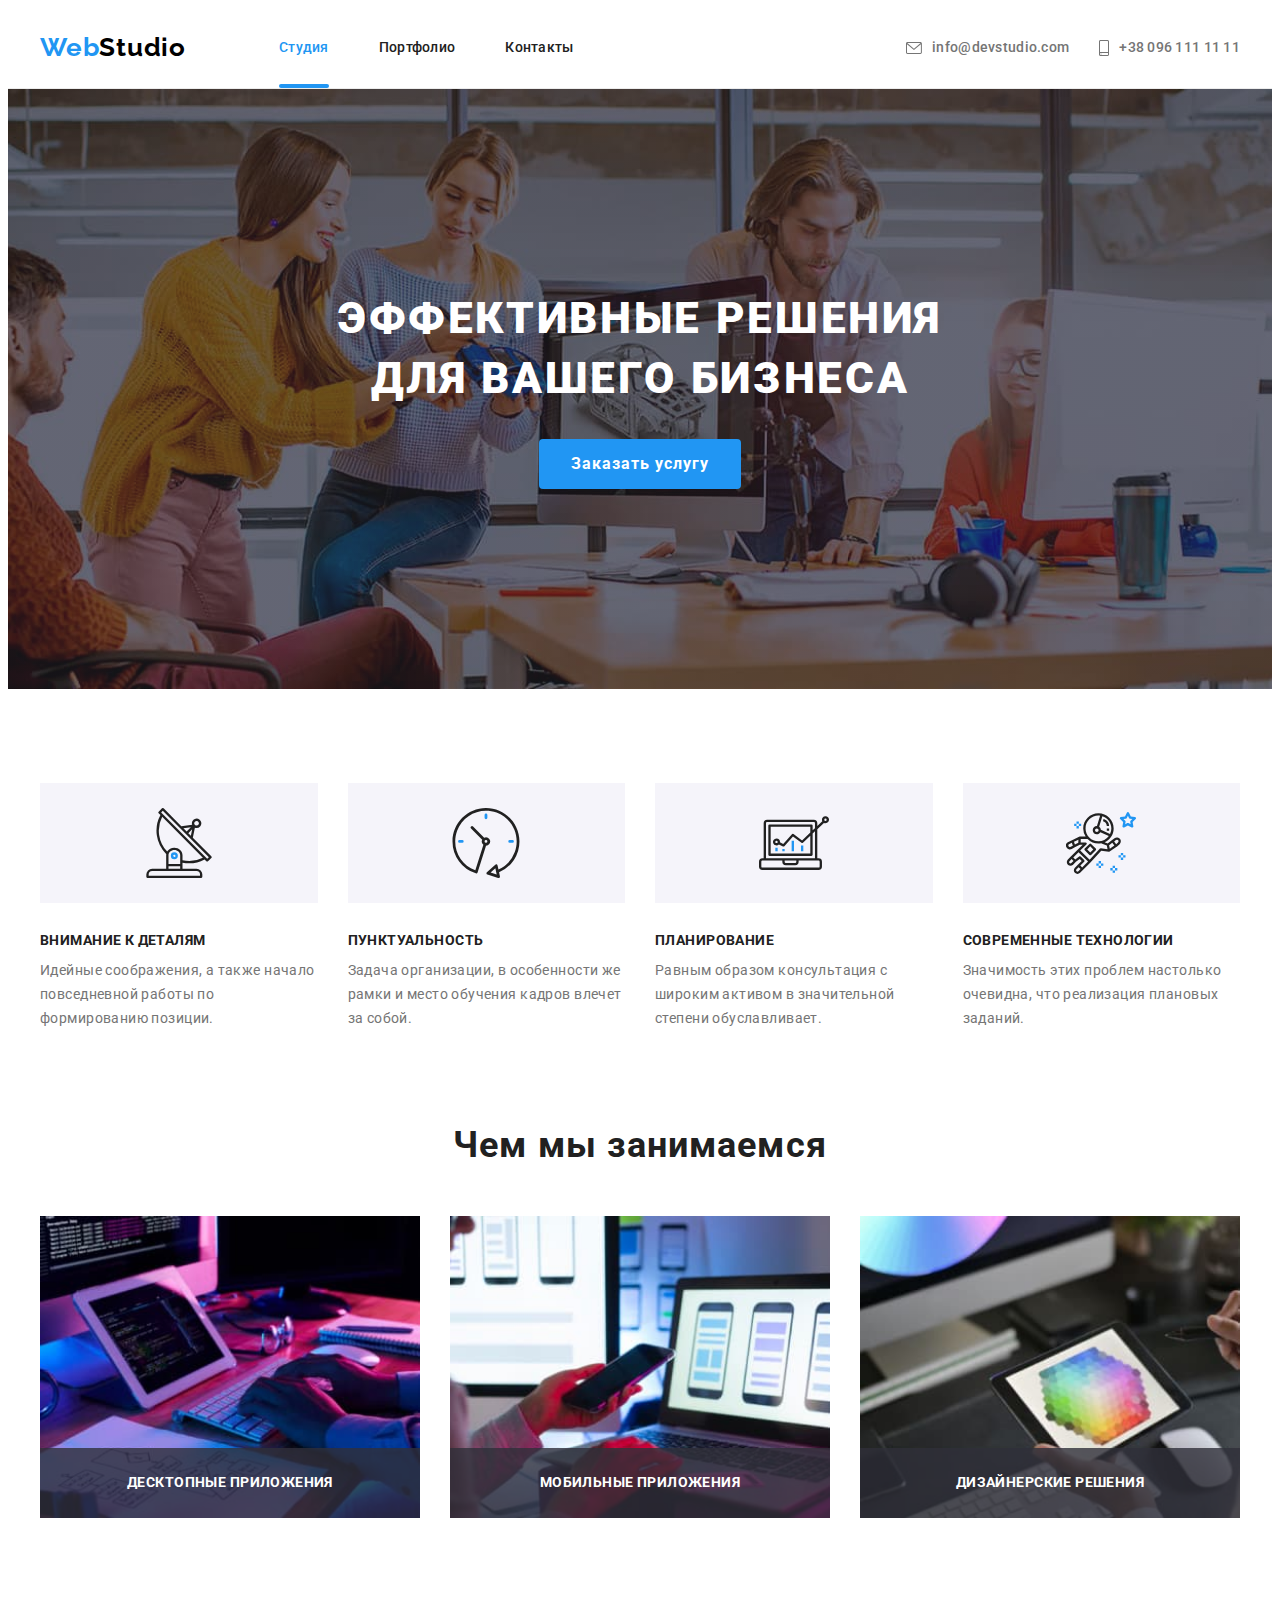
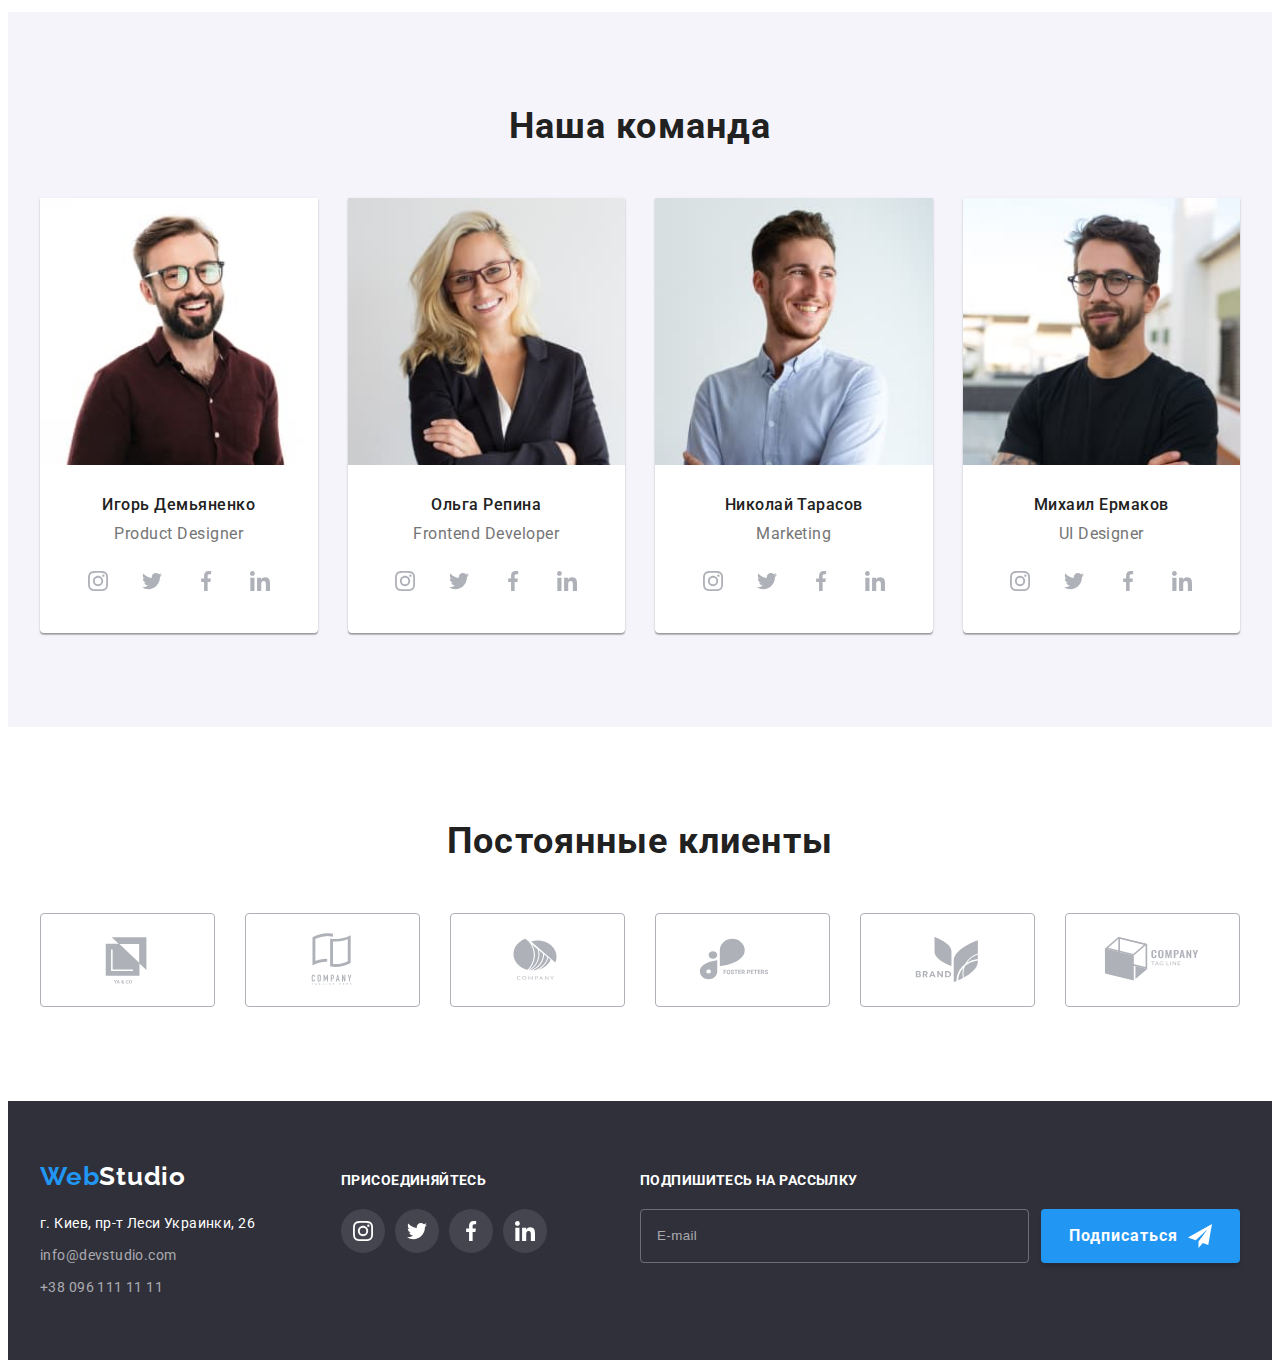
<file: index.html>
<!DOCTYPE html>
<html lang="ru">
  <head>
    <meta charset="UTF-8" />
    <meta http-equiv="X-UA-Compatible" content="IE=edge" />
    <meta name="viewport" content="width=device-width, initial-scale=1.0" />
    <title>WebStudio</title>
    <link rel="preconnect" href="https://fonts.googleapis.com" />
    <link rel="preconnect" href="https://fonts.gstatic.com" crossorigin />
    <link
      href="https://fonts.googleapis.com/css2?family=Raleway:wght@700&family=Roboto:wght@400;500;700;900&display=swap"
      rel="stylesheet"
    />
    <link
      rel="stylesheet"
      href="https://cdnjs.cloudflare.com/ajax/libs/modern-normalize/1.1.0/modern-normalize.min.css"
      integrity="sha512-wpPYUAdjBVSE4KJnH1VR1HeZfpl1ub8YT/NKx4PuQ5NmX2tKuGu6U/JRp5y+Y8XG2tV+wKQpNHVUX03MfMFn9Q=="
      crossorigin="anonymous"
      referrerpolicy="no-referrer"
    />
    <link rel="stylesheet" href="./css/main.min.css" />
  </head>
  <body data-body class="is-hidden">
    <!-- Хедер -->
    <header class="header">
      <div class="container">
        <a href="./index.html" lang="en" class="logo header__logo"
          >Web<span class="logo--dark">Studio</span></a
        >
        <nav class="nav header__nav">
          <ul class="list nav-list">
            <li class="nav-list__item">
              <a href="./index.html" class="link nav-list__link nav-list__link--current">Студия</a>
            </li>
            <li class="nav-list__item">
              <a href="./portfolio.html" class="link nav-list__link">Портфолио</a>
            </li>
            <li class="nav-list-item">
              <a href="" class="link nav-list__link">Контакты</a>
            </li>
          </ul>
        </nav>
        <ul class="list contacts-list">
          <li class="contacts-list__item">
            <a href="mailto:info@devstudio.com" class="link contacts-list__link">
              <svg class="contacts-list__icon" width="16" height="12">
                <use href="./images/icons.svg#icon-envelope"></use>
              </svg>
              info@devstudio.com
            </a>
          </li>
          <li class="contacts-list__item">
            <a href="tel:+380961111111" class="link contacts-list__link">
              <svg class="contacts-list__icon" width="10" height="16">
                <use href="./images/icons.svg#icon-smartphone"></use>
              </svg>
              +38 096 111 11 11
            </a>
          </li>
        </ul>
        <button
          class="header-menu__button button header-menu__button--open"
          data-menu-open
          aria-label="open menu"
        >
          <svg class="header-menu__icon" width="40" height="40">
            <use href="./images/icons.svg#icon-menu-open"></use>
          </svg>
        </button>
      </div>
      <div class="header-menu is-hidden" data-menu>
        <div class="container">
          <button
            class="header-menu__button button header-menu__button--close"
            data-menu-close
            aria-label="close menu"
          >
            <svg class="header-menu__icon" width="40" height="40">
              <use href="./images/icons.svg#icon-menu-close"></use>
            </svg>
          </button>

          <ul class="menu-nav list">
            <li class="menu-nav__item">
              <a href="./index.html" class="menu-nav__link link menu-nav__link--current">Студия</a>
            </li>
            <li class="menu-nav__item">
              <a href="./portfolio.html" class="menu-nav__link link">Портфолио</a>
            </li>
            <li class="menu-nav__item">
              <a href="" class="menu-nav__link link">Контакты</a>
            </li>
          </ul>
          <div class="contacts-socials-wrap">
            <ul class="menu-contacts list">
              <li class="menu-contacts__item">
                <a href="tel:+380961111111" class="menu-contacts__link link">+38 096 111 11 11</a>
              </li>
              <li class="menu-contacts__item">
                <a href="mailto:info@devstudio.com" class="menu-contacts__link link"
                  >info@devstudio.com</a
                >
              </li>
            </ul>
            <ul class="menu-socials list">
              <li class="menu-socials__item">
                <a href="" class="menu-socials__link link">Instagram</a>
              </li>
              <li class="menu-socials__item">
                <a href="" class="menu-socials__link link">Twitter</a>
              </li>
              <li class="menu-socials__item">
                <a href="" class="menu-socials__link link">Facebook</a>
              </li>
              <li class="menu-socials__item">
                <a href="" class="menu-socials__link link">LinkedIn</a>
              </li>
            </ul>
          </div>
        </div>
      </div>
    </header>
    <main>
      <!-- Герой -->
      <section class="hero">
        <div class="container">
          <h1 class="hero__title">Эффективные решения для вашего бизнеса</h1>
          <button type="button" class="button hero__button" data-modal-open>Заказать услугу</button>
        </div>
      </section>
      <!-- Особенности -->
      <section class="preferences section">
        <div class="container">
          <h2 class="visually-hidden">Особенности</h2>
          <ul class="list preferences-list">
            <li class="preferences-list__item">
              <div class="preferences-list__icon-container">
                <svg class="preferences-list__icon" width="70" height="70">
                  <use href="./images/icons.svg#icon-antenna"></use>
                </svg>
              </div>
              <h3 class="title preferences-list__title">Внимание к деталям</h3>
              <p class="text preferences-list__text">
                Идейные соображения, а также начало повседневной работы по формированию позиции.
              </p>
            </li>
            <li class="preferences-list__item">
              <div class="preferences-list__icon-container">
                <svg class="preferences-list__icon" width="70" height="70">
                  <use href="./images/icons.svg#icon-clock"></use>
                </svg>
              </div>
              <h3 class="title preferences-list__title">Пунктуальность</h3>
              <p class="text preferences-list__text">
                Задача организации, в особенности же рамки и место обучения кадров влечет за собой.
              </p>
            </li>
            <li class="preferences-list__item">
              <div class="preferences-list__icon-container">
                <svg class="preferences-list__icon" width="70" height="70">
                  <use href="./images/icons.svg#icon-diagram"></use>
                </svg>
              </div>
              <h3 class="title preferences-list__title">Планирование</h3>
              <p class="text preferences-list__text">
                Равным образом консультация с широким активом в значительной степени обуславливает.
              </p>
            </li>
            <li class="preferences-list__item">
              <div class="preferences-list__icon-container">
                <svg class="preferences-list__icon" width="70" height="70">
                  <use href="./images/icons.svg#icon-astronaut"></use>
                </svg>
              </div>
              <h3 class="title preferences-list__title">Современные технологии</h3>
              <p class="text preferences-list__text">
                Значимость этих проблем настолько очевидна, что реализация плановых заданий.
              </p>
            </li>
          </ul>
        </div>
      </section>
      <!-- Чем мы занимаемся? -->
      <section class="occupation section">
        <div class="container">
          <h2 class="title occupation__title">Чем мы занимаемся</h2>
          <ul class="list occupation-list">
            <li class="occupation-list__item">
              <img
                srcset="./images/occupation-1.jpg 1x, ./images/occupation-1@2x.jpg 2x"
                src="./images/occupation-1.jpg"
                alt="Человек пишет код на клавиатуре"
                width="370"
                height="294"
                class="occupation-list__img"
              />
              <p class="occupation-list__text">Десктопные приложения</p>
            </li>
            <li class="occupation-list__item">
              <img
                srcset="./images/occupation-2.jpg 1x, ./images/occupation-2@2x.jpg 2x"
                src="./images/occupation-2.jpg"
                alt="Человек разрабатывает мобильное приложение"
                width="370"
                height="294"
                class="occupation-list__img"
              />
              <p class="occupation-list__text">Мобильные приложения</p>
            </li>
            <li class="occupation-list__item">
              <img
                srcset="./images/occupation-3.jpg 1x, ./images/occupation-3@2x.jpg 2x"
                src="./images/occupation-3.jpg"
                alt="Человек выбирает оттенок на цветовой палитре"
                width="370"
                height="294"
                class="occupation-list__img"
              />
              <p class="occupation-list__text">Дизайнерские решения</p>
            </li>
          </ul>
        </div>
      </section>
      <!-- Наша команда -->
      <section class="team section">
        <div class="container">
          <h2 class="title team__title">Наша команда</h2>
          <ul class="list team-list">
            <li class="team-list__card">
              <picture>
                <source
                  srcset="./images/person-1-mob.jpg 1x, ./images/person-1-mob@2x.jpg 2x"
                  media="(max-width: 767px)"
                />
                <source
                  srcset="./images/person-1-tablet.jpg 1x, ./images/person-1-tablet@2x.jpg 2x"
                  media="(max-width: 1199px)"
                />
                <source
                  srcset="./images/person-1.jpg 1x, ./images/person-1@2x.jpg 2x"
                  media="(min-width: 1200px)"
                />
                <img
                  src="./images/person-1.jpg"
                  alt="Фото дизайнера продукта Игоря Демьяненко"
                  class="team-list__img"
                />
              </picture>
              <div class="team-list__description">
                <h3 class="sub-title team-list__subtitle">Игорь Демьяненко</h3>
                <p lang="en" class="text team-list__text">Product Designer</p>
                <ul class="team-soc-list list">
                  <li class="team-soc-list__item">
                    <a
                      href="https://www.instagram.com"
                      target="_blank"
                      rel="noopener noreferrer nofollow"
                      class="team-soc-list__link"
                    >
                      <svg class="team-soc-list__icon" width="20px" height="20px">
                        <use href="./images/icons.svg#icon-instagram"></use>
                      </svg>
                    </a>
                  </li>
                  <li class="team-soc-list__item">
                    <a
                      href="https://twitter.com"
                      target="_blank"
                      rel="noopener noreferrer nofollow"
                      class="team-soc-list__link"
                    >
                      <svg class="team-soc-list__icon" width="20px" height="20px">
                        <use href="./images/icons.svg#icon-twitter"></use>
                      </svg>
                    </a>
                  </li>
                  <li class="team-soc-list__item">
                    <a
                      href="https://www.facebook.com"
                      target="_blank"
                      rel="noopener noreferrer nofollow"
                      class="team-soc-list__link"
                    >
                      <svg class="team-soc-list__icon" width="20px" height="20px">
                        <use href="./images/icons.svg#icon-facebook"></use>
                      </svg>
                    </a>
                  </li>
                  <li class="team-soc-list__item">
                    <a
                      href="https://www.linkedin.com"
                      target="_blank"
                      rel="noopener noreferrer nofollow"
                      class="team-soc-list__link"
                    >
                      <svg class="team-soc-list__icon" width="20px" height="20px">
                        <use href="./images/icons.svg#icon-linkedin"></use>
                      </svg>
                    </a>
                  </li>
                </ul>
              </div>
            </li>
            <li class="team-list__card">
              <picture>
                <source
                  srcset="./images/person-2-mob.jpg 1x, ./images/person-2-mob@2x.jpg 2x"
                  media="(max-width: 767px)"
                />
                <source
                  srcset="./images/person-2-tablet.jpg 1x, ./images/person-2-tablet@2x.jpg 2x"
                  media="(max-width: 1199px)"
                />
                <source
                  srcset="./images/person-2.jpg 1x, ./images/person-2@2x.jpg 2x"
                  media="(min-width: 1200px)"
                />
                <img
                  src="./images/person-2.jpg"
                  alt="Фото фронтенд разработчика Ольги Репиной"
                  class="team-list__img"
                />
              </picture>
              <div class="team-list__description">
                <h3 class="sub-title team-list__subtitle">Ольга Репина</h3>
                <p lang="en" class="text team-list__text">Frontend Developer</p>
                <ul class="team-soc-list list">
                  <li class="team-soc-list__item">
                    <a
                      href="https://www.instagram.com"
                      target="_blank"
                      rel="noopener noreferrer nofollow"
                      class="team-soc-list__link"
                    >
                      <svg class="team-soc-list__icon" width="20px" height="20px">
                        <use href="./images/icons.svg#icon-instagram"></use>
                      </svg>
                    </a>
                  </li>
                  <li class="team-soc-list__item">
                    <a
                      href="https://twitter.com"
                      target="_blank"
                      rel="noopener noreferrer nofollow"
                      class="team-soc-list__link"
                    >
                      <svg class="team-soc-list__icon" width="20px" height="20px">
                        <use href="./images/icons.svg#icon-twitter"></use>
                      </svg>
                    </a>
                  </li>
                  <li class="team-soc-list__item">
                    <a
                      href="https://www.facebook.com"
                      target="_blank"
                      rel="noopener noreferrer nofollow"
                      class="team-soc-list__link"
                    >
                      <svg class="team-soc-list__icon" width="20px" height="20px">
                        <use href="./images/icons.svg#icon-facebook"></use>
                      </svg>
                    </a>
                  </li>
                  <li class="team-soc-list__item">
                    <a
                      href="https://www.linkedin.com"
                      target="_blank"
                      rel="noopener noreferrer nofollow"
                      class="team-soc-list__link"
                    >
                      <svg class="team-soc-list__icon" width="20px" height="20px">
                        <use href="./images/icons.svg#icon-linkedin"></use>
                      </svg>
                    </a>
                  </li>
                </ul>
              </div>
            </li>
            <li class="team-list__card">
              <picture>
                <source
                  srcset="./images/person-3-mob.jpg 1x, ./images/person-3-mob@2x.jpg 2x"
                  media="(max-width: 767px)"
                />
                <source
                  srcset="./images/person-3-tablet.jpg 1x, ./images/person-3-tablet@2x.jpg 2x"
                  media="(max-width: 1199px)"
                />
                <source
                  srcset="./images/person-3.jpg 1x, ./images/person-3@2x.jpg 2x"
                  media="(min-width: 1200px)"
                />
                <img
                  src="./images/person-3.jpg"
                  alt="Фото маркетолога Николая Тарасова"
                  class="team-list__img"
                />
              </picture>
              <div class="team-list__description">
                <h3 class="sub-title team-list__subtitle">Николай Тарасов</h3>
                <p lang="en" class="text team-list__text">Marketing</p>
                <ul class="team-soc-list list">
                  <li class="team-soc-list__item">
                    <a
                      href="https://www.instagram.com"
                      target="_blank"
                      rel="noopener noreferrer nofollow"
                      class="team-soc-list__link"
                    >
                      <svg class="team-soc-list__icon" width="20px" height="20px">
                        <use href="./images/icons.svg#icon-instagram"></use>
                      </svg>
                    </a>
                  </li>
                  <li class="team-soc-list__item">
                    <a
                      href="https://twitter.com"
                      target="_blank"
                      rel="noopener noreferrer nofollow"
                      class="team-soc-list__link"
                    >
                      <svg class="team-soc-list__icon" width="20px" height="20px">
                        <use href="./images/icons.svg#icon-twitter"></use>
                      </svg>
                    </a>
                  </li>
                  <li class="team-soc-list__item">
                    <a
                      href="https://www.facebook.com"
                      target="_blank"
                      rel="noopener noreferrer nofollow"
                      class="team-soc-list__link"
                    >
                      <svg class="team-soc-list__icon" width="20px" height="20px">
                        <use href="./images/icons.svg#icon-facebook"></use>
                      </svg>
                    </a>
                  </li>
                  <li class="team-soc-list__item">
                    <a
                      href="https://www.linkedin.com"
                      target="_blank"
                      rel="noopener noreferrer nofollow"
                      class="team-soc-list__link"
                    >
                      <svg class="team-soc-list__icon" width="20px" height="20px">
                        <use href="./images/icons.svg#icon-linkedin"></use>
                      </svg>
                    </a>
                  </li>
                </ul>
              </div>
            </li>
            <li class="team-list__card">
              <picture>
                <source
                  srcset="./images/person-4-mob.jpg 1x, ./images/person-4-mob@2x.jpg 2x"
                  media="(max-width: 767px)"
                />
                <source
                  srcset="./images/person-4-tablet.jpg 1x, ./images/person-4-tablet@2x.jpg 2x"
                  media="(max-width: 1199px)"
                />
                <source
                  srcset="./images/person-4.jpg 1x, ./images/person-4@2x.jpg 2x"
                  media="(min-width: 1200px)"
                />
                <img
                  src="./images/person-4.jpg"
                  alt="Фото дизайнера интерфейса пользователя Михаила Ермакова"
                  class="team-list__img"
                />
              </picture>
              <div class="team-list__description">
                <h3 class="sub-title team-list__subtitle">Михаил Ермаков</h3>
                <p lang="en" class="text team-list__text">UI Designer</p>
                <ul class="team-soc-list list">
                  <li class="team-soc-list__item">
                    <a
                      href="https://www.instagram.com"
                      target="_blank"
                      rel="noopener noreferrer nofollow"
                      class="team-soc-list__link"
                    >
                      <svg class="team-soc-list__icon" width="20px" height="20px">
                        <use href="./images/icons.svg#icon-instagram"></use>
                      </svg>
                    </a>
                  </li>
                  <li class="team-soc-list__item">
                    <a
                      href="https://twitter.com"
                      target="_blank"
                      rel="noopener noreferrer nofollow"
                      class="team-soc-list__link"
                    >
                      <svg class="team-soc-list__icon" width="20px" height="20px">
                        <use href="./images/icons.svg#icon-twitter"></use>
                      </svg>
                    </a>
                  </li>
                  <li class="team-soc-list__item">
                    <a
                      href="https://www.facebook.com"
                      target="_blank"
                      rel="noopener noreferrer nofollow"
                      class="team-soc-list__link"
                    >
                      <svg class="team-soc-list__icon" width="20px" height="20px">
                        <use href="./images/icons.svg#icon-facebook"></use>
                      </svg>
                    </a>
                  </li>
                  <li class="team-soc-list__item">
                    <a
                      href="https://www.linkedin.com"
                      target="_blank"
                      rel="noopener noreferrer nofollow"
                      class="team-soc-list__link"
                    >
                      <svg class="team-soc-list__icon" width="20px" height="20px">
                        <use href="./images/icons.svg#icon-linkedin"></use>
                      </svg>
                    </a>
                  </li>
                </ul>
              </div>
            </li>
          </ul>
        </div>
      </section>
      <section class="clients section">
        <div class="container">
          <h2 class="clients__title title">Постоянные клиенты</h2>
          <ul class="clients-list list">
            <li class="clients-list__item">
              <a href="" class="clients-list__link">
                <svg class="clients-list__icon" width="106px" height="60px">
                  <use href="./images/icons.svg#icon-client-1"></use>
                </svg>
              </a>
            </li>
            <li class="clients-list__item">
              <a href="" class="clients-list__link">
                <svg class="clients-list__icon" width="106px" height="60px">
                  <use href="./images/icons.svg#icon-client-2"></use>
                </svg>
              </a>
            </li>
            <li class="clients-list__item">
              <a href="" class="clients-list__link">
                <svg class="clients-list__icon" width="106px" height="60px">
                  <use href="./images/icons.svg#icon-client-3"></use>
                </svg>
              </a>
            </li>
            <li class="clients-list__item">
              <a href="" class="clients-list__link">
                <svg class="clients-list__icon" width="106px" height="60px">
                  <use href="./images/icons.svg#icon-client-4"></use>
                </svg>
              </a>
            </li>
            <li class="clients-list__item">
              <a href="" class="clients-list__link">
                <svg class="clients-list__icon" width="106px" height="60px">
                  <use href="./images/icons.svg#icon-client-5"></use>
                </svg>
              </a>
            </li>
            <li class="clients-list__item">
              <a href="" class="clients-list__link link">
                <svg class="clients-list__icon" width="106px" height="60px">
                  <use href="./images/icons.svg#icon-client-6"></use>
                </svg>
              </a>
            </li>
          </ul>
        </div>
      </section>
    </main>
    <!-- Футер -->
    <footer class="footer">
      <div class="container container--baseline">
        <div class="info-join-wrapper">
          <div class="info">
            <a href="./index.html" class="logo footer__logo"
              >Web<span class="logo--light">Studio</span></a
            >
            <address class="address">
              <ul class="list address-list">
                <li class="address-list__item">
                  <a
                    href="https://goo.gl/maps/K23v9RMDQ9txriYD6"
                    target="_blank"
                    rel="noopener nofollow noreferrer"
                    class="link address-list__link city"
                    >г. Киев, пр-т Леси Украинки, 26
                  </a>
                </li>
                <li class="address-list__item">
                  <a href="mailto:info@devstudio.com" class="link address-list__link"
                    >info@devstudio.com</a
                  >
                </li>
                <li class="address-item">
                  <a href="tel:+380961111111" class="link address-list__link">+38 096 111 11 11</a>
                </li>
              </ul>
            </address>
          </div>
          <div class="join">
            <p class="join__text">присоединяйтесь</p>
            <ul class="join-list list">
              <li class="join-list__item">
                <a
                  href="https://www.instagram.com"
                  rel="noopener nofollow noreferrer"
                  target="_blank"
                  class="join-list__link"
                >
                  <svg class="join-list__icon" width="20" height="20">
                    <use href="./images/icons.svg#icon-instagram"></use>
                  </svg>
                </a>
              </li>
              <li class="join-list__item">
                <a
                  href="https://twitter.com"
                  rel="noopener nofollow noreferrer"
                  target="_blank"
                  class="join-list__link"
                >
                  <svg class="join-list__icon" width="20" height="20">
                    <use href="./images/icons.svg#icon-twitter"></use>
                  </svg>
                </a>
              </li>
              <li class="join-list__item">
                <a
                  href="https://www.facebook.com"
                  rel="noopener nofollow noreferrer"
                  target="_blank"
                  class="join-list__link"
                >
                  <svg class="join-list__icon" width="20" height="20">
                    <use href="./images/icons.svg#icon-facebook"></use>
                  </svg>
                </a>
              </li>
              <li class="join-list__item">
                <a
                  href="https://www.linkedin.com"
                  rel="noopener nofollow noreferrer"
                  target="_blank"
                  class="join-list__link"
                >
                  <svg class="join-list__icon" width="20" height="20">
                    <use href="./images/icons.svg#icon-linkedin"></use>
                  </svg>
                </a>
              </li>
            </ul>
          </div>
        </div>

        <div class="subscribe">
          <label for="subscribe-input" class="subscribe__label">Подпишитесь на рассылку </label>
          <form class="subscribe__field">
            <input
              name="email"
              id="subscribe-input"
              type="email"
              placeholder="E-mail"
              class="subscribe__input"
            />
            <button type="submit" class="subscribe__button button">
              Подписаться
              <svg class="subscribe__icon" width="24" height="24">
                <use href="./images/icons.svg#icon-send"></use>
              </svg>
            </button>
          </form>
        </div>
      </div>
    </footer>
    <div class="backdrop is-hidden" data-modal>
      <div class="modal">
        <button type="button" class="button-exit" data-modal-close aria-label="close modal">
          <svg class="button-exit__icon" width="30" height="30">
            <use href="./images/icons.svg#icon-close"></use>
          </svg>
        </button>
        <p class="modal__title">Оставьте свои данные, мы вам перезвоним</p>
        <form class="modal-form">
          <label for="modal-name" class="modal-form__label">Имя</label>
          <div class="modal-form__field">
            <input type="text" id="modal-name" name="user-name" class="modal-form__input" />
            <svg class="modal-form__icon" width="18" height="18">
              <use href="./images/icons.svg#icon-person"></use>
            </svg>
          </div>
          <label for="modal-tel" class="modal-form__label">Телефон</label>
          <div class="modal-form__field">
            <input type="tel" id="modal-tel" name="user-tel" class="modal-form__input" />
            <svg class="modal-form__icon" width="18" height="18">
              <use href="./images/icons.svg#icon-phone"></use>
            </svg>
          </div>
          <label for="modal-email" class="modal-form__label">Почта</label>
          <div class="modal-form__field">
            <input type="email" name="user-email" id="modal-email" class="modal-form__input" />
            <svg class="modal-form__icon" width="18" height="18">
              <use href="./images/icons.svg#icon-email"></use>
            </svg>
          </div>
          <label for="modal-comment" class="modal-form__label">Комментарий</label>
          <textarea
            name="modal-comment"
            id="modal-comment"
            class="modal-form__comment"
            placeholder="Введите текст"
          ></textarea>

          <input
            name="agreement"
            type="checkbox"
            id="modal-agree"
            class="agree__input visually-hidden"
          />
          <label class="agree" for="modal-agree">
            <svg class="agree__checkbox-icon" width="16" height="15">
              <use href="./images/icons.svg#icon-check" width="100%" height="100%"></use>
            </svg>
            <span class="agree__text">
              Соглашаюсь с рассылкой и принимаю
              <a href="" class="agree__link" rel="noopener nofollow noreferrer">
                Условия договора
              </a>
            </span>
          </label>
          <button type="submit" class="modal-form__button button">Отправить</button>
        </form>
      </div>
    </div>
    <script src="./js/modal.js"></script>
    <script src="./js/mobile-menu.js"></script>
  </body>
</html>
</file>
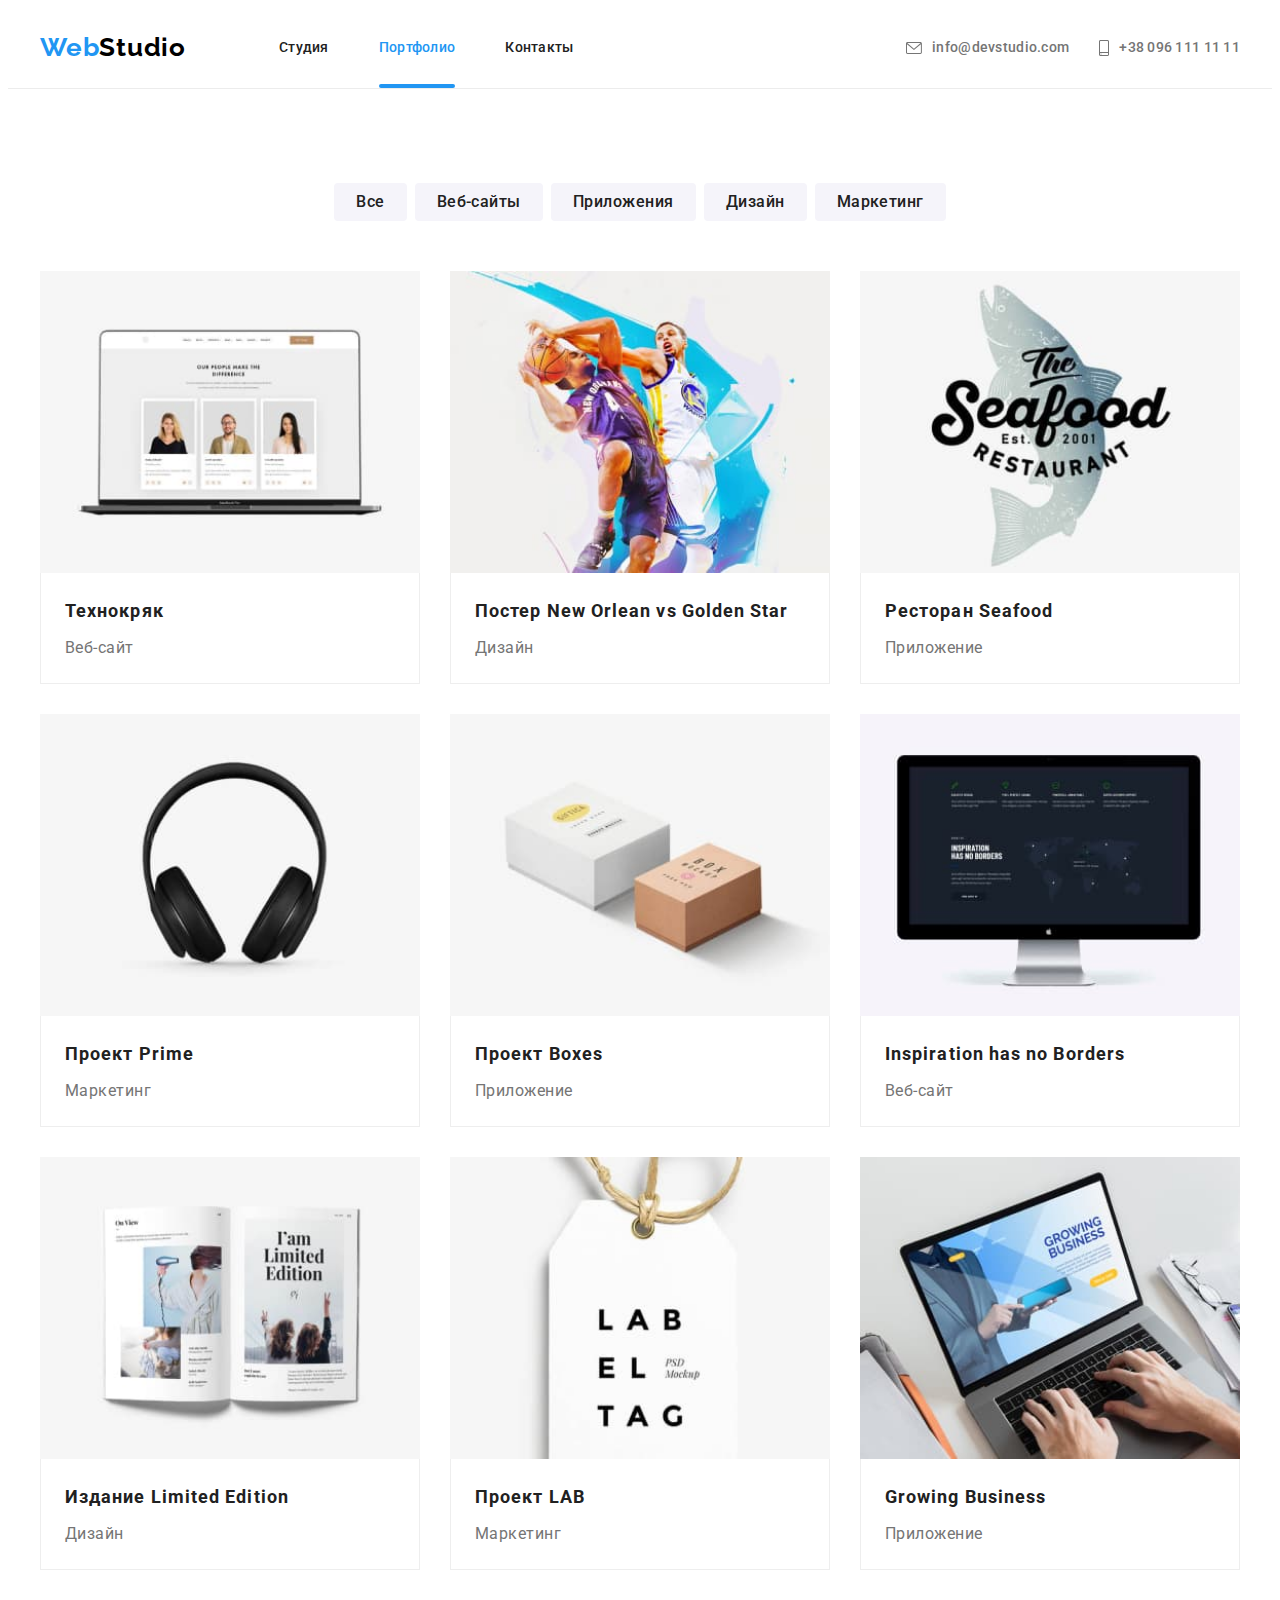
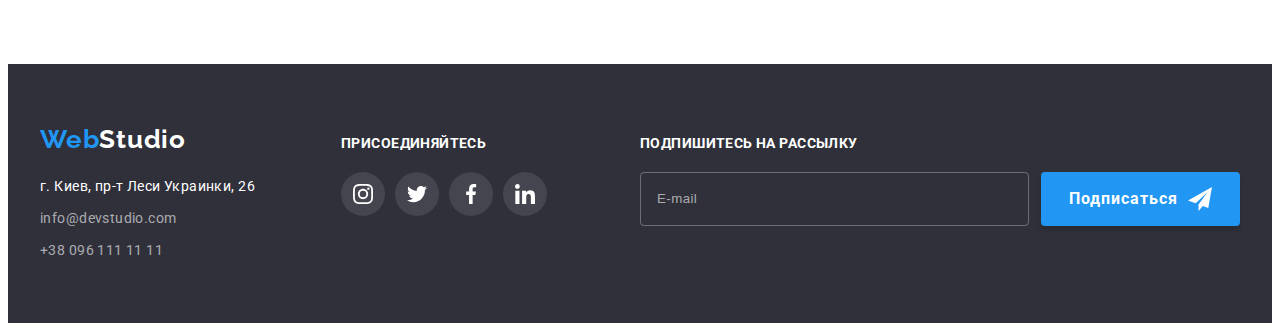
<file: portfolio.html>
<!DOCTYPE html>
<html lang="ru">
  <head>
    <meta charset="UTF-8" />
    <meta http-equiv="X-UA-Compatible" content="IE=edge" />
    <meta name="viewport" content="width=device-width, initial-scale=1.0" />
    <title>WebStudio</title>
    <link rel="preconnect" href="https://fonts.googleapis.com" />
    <link rel="preconnect" href="https://fonts.gstatic.com" crossorigin />
    <link
      href="https://fonts.googleapis.com/css2?family=Raleway:wght@700&family=Roboto:wght@400;500;700;900&display=swap"
      rel="stylesheet"
    />
    <link
      rel="stylesheet"
      href="https://cdnjs.cloudflare.com/ajax/libs/modern-normalize/1.1.0/modern-normalize.min.css"
      integrity="sha512-wpPYUAdjBVSE4KJnH1VR1HeZfpl1ub8YT/NKx4PuQ5NmX2tKuGu6U/JRp5y+Y8XG2tV+wKQpNHVUX03MfMFn9Q=="
      crossorigin="anonymous"
      referrerpolicy="no-referrer"
    />
    <link rel="stylesheet" href="./css/main.min.css" />
  </head>
  <body data-body class="is-hidden">
    <!-- Хедер -->
    <header class="header">
      <div class="container">
        <a href="./index.html" lang="en" class="logo header__logo"
          >Web<span class="logo--dark">Studio</span></a
        >
        <nav class="nav header__nav">
          <ul class="list nav-list">
            <li class="nav-list__item">
              <a href="./index.html" class="link nav-list__link">Студия</a>
            </li>
            <li class="nav-list__item">
              <a href="./portfolio.html" class="link nav-list__link nav-list__link--current"
                >Портфолио</a
              >
            </li>
            <li class="nav-list-item">
              <a href="" class="link nav-list__link">Контакты</a>
            </li>
          </ul>
        </nav>
        <ul class="list contacts-list">
          <li class="contacts-list__item">
            <a href="mailto:info@devstudio.com" class="link contacts-list__link">
              <svg class="contacts-list__icon" width="16" height="12">
                <use href="./images/icons.svg#icon-envelope"></use>
              </svg>
              info@devstudio.com
            </a>
          </li>
          <li class="contacts-list__item">
            <a href="tel:+380961111111" class="link contacts-list__link">
              <svg class="contacts-list__icon" width="10" height="16">
                <use href="./images/icons.svg#icon-smartphone"></use>
              </svg>
              +38 096 111 11 11
            </a>
          </li>
        </ul>
        <button class="header-menu__button button" data-menu-open aria-label="open menu">
          <svg class="header-menu__icon" width="40" height="40">
            <use href="./images/icons.svg#icon-menu-open"></use>
          </svg>
        </button>
      </div>
      <div class="header-menu is-hidden" data-menu>
        <div class="container">
          <button
            class="header-menu__button button header-menu__button--close"
            data-menu-close
            aria-label="close menu"
          >
            <svg class="header-menu__icon" width="40" height="40">
              <use href="./images/icons.svg#icon-menu-close"></use>
            </svg>
          </button>

          <ul class="menu-nav list">
            <li class="menu-nav__item">
              <a href="./index.html" class="menu-nav__link link">Студия</a>
            </li>
            <li class="menu-nav__item">
              <a href="./portfolio.html" class="menu-nav__link link menu-nav__link--current"
                >Портфолио</a
              >
            </li>
            <li class="menu-nav__item">
              <a href="" class="menu-nav__link link">Контакты</a>
            </li>
          </ul>
          <div class="contacts-socials-wrap">
            <ul class="menu-contacts list">
              <li class="menu-contacts__item">
                <a href="tel:+380961111111" class="menu-contacts__link link">+38 096 111 11 11</a>
              </li>
              <li class="menu-contacts__item">
                <a href="mailto:info@devstudio.com" class="menu-contacts__link link"
                  >info@devstudio.com</a
                >
              </li>
            </ul>
            <ul class="menu-socials list">
              <li class="menu-socials__item">
                <a href="" class="menu-socials__link link">Instagram</a>
              </li>
              <li class="menu-socials__item">
                <a href="" class="menu-socials__link link">Twitter</a>
              </li>
              <li class="menu-socials__item">
                <a href="" class="menu-socials__link link">Facebook</a>
              </li>
              <li class="menu-socials__item">
                <a href="" class="menu-socials__link link">LinkedIn</a>
              </li>
            </ul>
          </div>
        </div>
      </div>
    </header>
    <main>
      <section class="portfolio section">
        <div class="container">
          <h1 class="visually-hidden">Портфолио</h1>
          <form class="filter-form">
            <ul class="list filter-list">
              <li class="filter-list__item">
                <input
                  name="filter-input"
                  type="radio"
                  id="filter-input-1"
                  class="filter-list__input visually-hidden"
                />
                <label for="filter-input-1" class="filter-list__button button">Все</label>
              </li>
              <li class="filter-list__item">
                <input
                  name="filter-input"
                  type="radio"
                  id="filter-input-2"
                  class="filter-list__input visually-hidden"
                />
                <label for="filter-input-2" class="filter-list__button button">Веб-сайты</label>
              </li>
              <li class="filter-list__item">
                <input
                  name="filter-input"
                  type="radio"
                  id="filter-input-3"
                  class="filter-list__input visually-hidden"
                />
                <label for="filter-input-3" class="filter-list__button button">Приложения</label>
              </li>
              <li class="filter-list__item">
                <input
                  name="filter-input"
                  type="radio"
                  id="filter-input-4"
                  class="filter-list__input visually-hidden"
                />
                <label for="filter-input-4" class="filter-list__button button">Дизайн</label>
              </li>
              <li class="filter-list__item">
                <input
                  name="filter-input"
                  type="radio"
                  id="filter-input-5"
                  class="filter-list__input visually-hidden"
                />
                <label for="filter-input-5" class="filter-list__button button">Маркетинг</label>
              </li>
            </ul>
          </form>
          <ul class="list example-list">
            <li class="example-list__item">
              <a href="" class="example-list__link link">
                <div class="example-overlay">
                  <picture>
                    <source
                      srcset="
                        ./images/gallery-img-1-mob.jpg    1x,
                        ./images/gallery-img-1-mob@2x.jpg 2x
                      "
                      media="(max-width: 767px)"
                    />
                    <source
                      srcset="
                        ./images/gallery-img-1-tablet.jpg    1x,
                        ./images/gallery-img-1-tablet@2x.jpg 2x
                      "
                      media="(max-width: 1199px)"
                    />
                    <source
                      srcset="./images/gallery-img-1.jpg 1x, ./images/gallery-img-1@2x.jpg 2x"
                      media="(min-width: 1200px)"
                    />
                    <img
                      src="./images/gallery-img-1.jpg"
                      alt="Веб-сайт Технокряк"
                      class="example-overlay__img"
                    />
                  </picture>
                  <p class="example-overlay__text">
                    Ресурс предлагает комплексные предложения с разным уровнем функционала и
                    сервисов. Все это позволит посетителю получить исчерпывающие сведения о компании
                    или частном лице.
                  </p>
                </div>
                <div class="example-list__description">
                  <h2 class="title example-list__title">Технокряк</h2>
                  <p class="text example-list__text">Веб-сайт</p>
                </div>
              </a>
            </li>
            <li class="example-list__item">
              <a href="" class="example-list__link link">
                <div class="example-overlay">
                  <picture>
                    <source
                      srcset="
                        ./images/gallery-img-2-mob.jpg    1x,
                        ./images/gallery-img-2-mob@2x.jpg 2x
                      "
                      media="(max-width: 767px)"
                    />
                    <source
                      srcset="
                        ./images/gallery-img-2-tablet.jpg    1x,
                        ./images/gallery-img-2-tablet@2x.jpg 2x
                      "
                      media="(max-width: 1199px)"
                    />
                    <source
                      srcset="./images/gallery-img-2.jpg 1x, ./images/gallery-img-2@2x.jpg 2x"
                      media="(min-width: 1200px)"
                    />
                    <img
                      src="./images/gallery-img-2.jpg"
                      alt="Постер New Orlean vs Golden Star"
                      class="example-overlay__img"
                    />
                  </picture>
                  <p class="example-overlay__text">
                    Ресурс предлагает комплексные предложения с разным уровнем функционала и
                    сервисов. Все это позволит посетителю получить исчерпывающие сведения о компании
                    или частном лице.
                  </p>
                </div>
                <div class="example-list__description">
                  <h2 class="title example-list__title">Постер New Orlean vs Golden Star</h2>
                  <p class="text example-list__text">Дизайн</p>
                </div></a
              >
            </li>
            <li class="example-list__item">
              <a href="" class="example-list__link link">
                <div class="example-overlay">
                  <picture>
                    <source
                      srcset="
                        ./images/gallery-img-3-mob.jpg    1x,
                        ./images/gallery-img-3-mob@2x.jpg 2x
                      "
                      media="(max-width: 767px)"
                    />
                    <source
                      srcset="
                        ./images/gallery-img-3-tablet.jpg    1x,
                        ./images/gallery-img-3-tablet@2x.jpg 2x
                      "
                      media="(max-width: 1199px)"
                    />
                    <source
                      srcset="./images/gallery-img-3.jpg 1x, ./images/gallery-img-3@2x.jpg 2x"
                      media="(min-width: 1200px)"
                    />
                    <img
                      src="./images/gallery-img-3.jpg"
                      alt="Приложение ресторана Seafood"
                      class="example-overlay__img"
                    />
                  </picture>

                  <p class="example-overlay__text">
                    Ресурс предлагает комплексные предложения с разным уровнем функционала и
                    сервисов. Все это позволит посетителю получить исчерпывающие сведения о компании
                    или частном лице.
                  </p>
                </div>

                <div class="example-list__description">
                  <h2 class="title example-list__title">Ресторан Seafood</h2>
                  <p class="text example-list__text">Приложение</p>
                </div></a
              >
            </li>
            <li class="example-list__item">
              <a href="" class="example-list__link link">
                <div class="example-overlay">
                  <picture>
                    <source
                      srcset="
                        ./images/gallery-img-4-mob.jpg    1x,
                        ./images/gallery-img-4-mob@2x.jpg 2x
                      "
                      media="(max-width: 767px)"
                    />
                    <source
                      srcset="
                        ./images/gallery-img-4-tablet.jpg    1x,
                        ./images/gallery-img-4-tablet@2x.jpg 2x
                      "
                      media="(max-width: 1199px)"
                    />
                    <source
                      srcset="./images/gallery-img-4.jpg 1x, ./images/gallery-img-4@2x.jpg 2x"
                      media="(min-width: 1200px)"
                    />
                    <img
                      src="./images/gallery-img-4.jpg"
                      alt="Проект Prime"
                      class="example-overlay__img"
                    />
                  </picture>
                  <p class="example-overlay__text">
                    Ресурс предлагает комплексные предложения с разным уровнем функционала и
                    сервисов. Все это позволит посетителю получить исчерпывающие сведения о компании
                    или частном лице.
                  </p>
                </div>

                <div class="example-list__description">
                  <h2 class="title example-list__title">Проект Prime</h2>
                  <p class="text example-list__text">Маркетинг</p>
                </div></a
              >
            </li>
            <li class="example-list__item">
              <a href="" class="example-list__link link">
                <div class="example-overlay">
                  <picture>
                    <source
                      srcset="
                        ./images/gallery-img-5-mob.jpg    1x,
                        ./images/gallery-img-5-mob@2x.jpg 2x
                      "
                      media="(max-width: 767px)"
                    />
                    <source
                      srcset="
                        ./images/gallery-img-5-tablet.jpg    1x,
                        ./images/gallery-img-5-tablet@2x.jpg 2x
                      "
                      media="(max-width: 1199px)"
                    />
                    <source
                      srcset="./images/gallery-img-5.jpg 1x, ./images/gallery-img-5@2x.jpg 2x"
                      media="(min-width: 1200px)"
                    />
                    <img
                      src="./images/gallery-img-5.jpg"
                      alt="Проект Boxes"
                      class="example-overlay__img"
                    />
                  </picture>
                  <p class="example-overlay__text">
                    Ресурс предлагает комплексные предложения с разным уровнем функционала и
                    сервисов. Все это позволит посетителю получить исчерпывающие сведения о компании
                    или частном лице.
                  </p>
                </div>
                <div class="example-list__description">
                  <h2 class="title example-list__title">Проект Boxes</h2>
                  <p class="text example-list__text">Приложение</p>
                </div></a
              >
            </li>
            <li class="example-list__item">
              <a href="" class="example-list__link link">
                <div class="example-overlay">
                  <picture>
                    <source
                      srcset="
                        ./images/gallery-img-6-mob.jpg    1x,
                        ./images/gallery-img-6-mob@2x.jpg 2x
                      "
                      media="(max-width: 767px)"
                    />
                    <source
                      srcset="
                        ./images/gallery-img-6-tablet.jpg    1x,
                        ./images/gallery-img-6-tablet@2x.jpg 2x
                      "
                      media="(max-width: 1199px)"
                    />
                    <source
                      srcset="./images/gallery-img-6.jpg 1x, ./images/gallery-img-6@2x.jpg 2x"
                      media="(min-width: 1200px)"
                    />
                    <img
                      src="./images/gallery-img-6.jpg"
                      alt="Веб-сайт Inspiration has no Borders"
                      class="example-overlay__img"
                    />
                  </picture>
                  <p class="example-overlay__text">
                    Ресурс предлагает комплексные предложения с разным уровнем функционала и
                    сервисов. Все это позволит посетителю получить исчерпывающие сведения о компании
                    или частном лице.
                  </p>
                </div>

                <div class="example-list__description">
                  <h2 class="title example-list__title">Inspiration has no Borders</h2>
                  <p class="text example-list__text">Веб-сайт</p>
                </div></a
              >
            </li>
            <li class="example-list__item">
              <a href="" class="example-list__link link">
                <div class="example-overlay">
                  <picture>
                    <source
                      srcset="
                        ./images/gallery-img-7-mob.jpg    1x,
                        ./images/gallery-img-7-mob@2x.jpg 2x
                      "
                      media="(max-width: 767px)"
                    />
                    <source
                      srcset="
                        ./images/gallery-img-7-tablet.jpg    1x,
                        ./images/gallery-img-7-tablet@2x.jpg 2x
                      "
                      media="(max-width: 1199px)"
                    />
                    <source
                      srcset="./images/gallery-img-7.jpg 1x, ./images/gallery-img-7@2x.jpg 2x"
                      media="(min-width: 1200px)"
                    />
                    <img
                      src="./images/gallery-img-7.jpg"
                      alt="Издание Limited Edition"
                      class="example-overlay__img"
                    />
                  </picture>
                  <p class="example-overlay__text">
                    Ресурс предлагает комплексные предложения с разным уровнем функционала и
                    сервисов. Все это позволит посетителю получить исчерпывающие сведения о компании
                    или частном лице.
                  </p>
                </div>

                <div class="example-list__description">
                  <h2 class="title example-list__title">Издание Limited Edition</h2>
                  <p class="text example-list__text">Дизайн</p>
                </div></a
              >
            </li>
            <li class="example-list__item">
              <a href="" class="example-list__link link">
                <div class="example-overlay">
                  <picture>
                    <source
                      srcset="
                        ./images/gallery-img-8-mob.jpg    1x,
                        ./images/gallery-img-8-mob@2x.jpg 2x
                      "
                      media="(max-width: 767px)"
                    />
                    <source
                      srcset="
                        ./images/gallery-img-8-tablet.jpg    1x,
                        ./images/gallery-img-8-tablet@2x.jpg 2x
                      "
                      media="(max-width: 1199px)"
                    />
                    <source
                      srcset="./images/gallery-img-8.jpg 1x, ./images/gallery-img-8@2x.jpg 2x"
                      media="(min-width: 1200px)"
                    />
                    <img
                      src="./images/gallery-img-8.jpg"
                      alt="Проект LAB"
                      class="example-overlay__img"
                    />
                  </picture>
                  <p class="example-overlay__text">
                    Ресурс предлагает комплексные предложения с разным уровнем функционала и
                    сервисов. Все это позволит посетителю получить исчерпывающие сведения о компании
                    или частном лице.
                  </p>
                </div>

                <div class="example-list__description">
                  <h2 class="title example-list__title">Проект LAB</h2>
                  <p class="text example-list__text">Маркетинг</p>
                </div></a
              >
            </li>
            <li class="example-list__item">
              <a href="" class="example-list__link link">
                <div class="example-overlay">
                  <picture>
                    <source
                      srcset="
                        ./images/gallery-img-9-mob.jpg    1x,
                        ./images/gallery-img-9-mob@2x.jpg 2x
                      "
                      media="(max-width: 767px)"
                    />
                    <source
                      srcset="
                        ./images/gallery-img-9-tablet.jpg    1x,
                        ./images/gallery-img-9-tablet@2x.jpg 2x
                      "
                      media="(max-width: 1199px)"
                    />
                    <source
                      srcset="./images/gallery-img-9.jpg 1x, ./images/gallery-img-9@2x.jpg 2x"
                      media="(min-width: 1200px)"
                    />
                    <img
                      src="./images/gallery-img-9.jpg"
                      alt="Приложение Growing Business"
                      class="example-overlay__img"
                    />
                  </picture>
                  <p class="example-overlay__text">
                    Ресурс предлагает комплексные предложения с разным уровнем функционала и
                    сервисов. Все это позволит посетителю получить исчерпывающие сведения о компании
                    или частном лице.
                  </p>
                </div>

                <div class="example-list__description">
                  <h2 class="title example-list__title">Growing Business</h2>
                  <p class="text example-list__text">Приложение</p>
                </div></a
              >
            </li>
          </ul>
        </div>
      </section>
    </main>
    <!-- Футер -->
    <footer class="footer">
      <div class="container container--baseline">
        <div class="info-join-wrapper">
          <div class="info">
            <a href="./index.html" class="logo footer__logo"
              >Web<span class="logo--light">Studio</span></a
            >
            <address class="address">
              <ul class="list address-list">
                <li class="address-list__item">
                  <a
                    href="https://goo.gl/maps/K23v9RMDQ9txriYD6"
                    target="_blank"
                    rel="noopener nofollow noreferrer"
                    class="link address-list__link city"
                    >г. Киев, пр-т Леси Украинки, 26
                  </a>
                </li>
                <li class="address-list__item">
                  <a href="mailto:info@devstudio.com" class="link address-list__link"
                    >info@devstudio.com</a
                  >
                </li>
                <li class="address-item">
                  <a href="tel:+380961111111" class="link address-list__link">+38 096 111 11 11</a>
                </li>
              </ul>
            </address>
          </div>
          <div class="join">
            <p class="join__text">присоединяйтесь</p>
            <ul class="join-list list">
              <li class="join-list__item">
                <a
                  href="https://www.instagram.com"
                  rel="noopener nofollow noreferrer"
                  target="_blank"
                  class="join-list__link"
                >
                  <svg class="join-list__icon" width="20" height="20">
                    <use href="./images/icons.svg#icon-instagram"></use>
                  </svg>
                </a>
              </li>
              <li class="join-list__item">
                <a
                  href="https://twitter.com"
                  rel="noopener nofollow noreferrer"
                  target="_blank"
                  class="join-list__link"
                >
                  <svg class="join-list__icon" width="20" height="20">
                    <use href="./images/icons.svg#icon-twitter"></use>
                  </svg>
                </a>
              </li>
              <li class="join-list__item">
                <a
                  href="https://www.facebook.com"
                  rel="noopener nofollow noreferrer"
                  target="_blank"
                  class="join-list__link"
                >
                  <svg class="join-list__icon" width="20" height="20">
                    <use href="./images/icons.svg#icon-facebook"></use>
                  </svg>
                </a>
              </li>
              <li class="join-list__item">
                <a
                  href="https://www.linkedin.com"
                  rel="noopener nofollow noreferrer"
                  target="_blank"
                  class="join-list__link"
                >
                  <svg class="join-list__icon" width="20" height="20">
                    <use href="./images/icons.svg#icon-linkedin"></use>
                  </svg>
                </a>
              </li>
            </ul>
          </div>
        </div>

        <div class="subscribe">
          <label for="subscribe-input" class="subscribe__label">Подпишитесь на рассылку </label>
          <form class="subscribe__field">
            <input
              name="email"
              id="subscribe-input"
              type="email"
              placeholder="E-mail"
              class="subscribe__input"
            />
            <button type="submit" class="subscribe__button button">
              Подписаться
              <svg class="subscribe__icon" width="24" height="24">
                <use href="./images/icons.svg#icon-send"></use>
              </svg>
            </button>
          </form>
        </div>
      </div>
    </footer>
    <script src="./js/mobile-menu.js"></script>
  </body>
</html>
</file>
<file: css/main.min.css>
:root{--accent-color: #2196f3;--primary-heading-color: #212121;--secondary-heading-color: #ffffff;--primary-text-color: #757575;--contacts-text-color: #757575;--nav-text-color: #212121;--secondary-text-color: #ffffff;--address-text-color: rgba(255, 255, 255, 0.6);--logo-first-color: #000000;--logo-second-color: #ffffff;--bg-first-color: #ffffff;--bg-second-color: #2f303a;--bg-third-color: #f5f4fa;--border-first-color: #ececec;--border-second-color: #eeeeee;--section-padding: 94px;--icon-first-color: #afb1b8;--icon-second-color: #ffffff;--overlay-bg-first-color: rgba(47, 48, 58, 0.8);--overlay-bg-second-color: rgba(33, 150, 243, 0.9);--overlay-bg-third-color: rgba(0, 0, 0, 0.2);--overlay-text-color: #ffffff;--animation-time: 250ms;--animation-cubic: cubic-bezier(0.4, 0, 0.2, 1)}.visually-hidden{position:absolute;white-space:nowrap;width:1px;height:1px;overflow:hidden;border:0;padding:0;clip:rect(0 0 0 0);-webkit-clip-path:inset(50%);clip-path:inset(50%);margin:-1px}body{font-family:'Roboto', sans-serif;background-color:var(--bg-first-color);color:var(--primary-text-color);height:100%}@media screen and (max-width: 767px){body{overflow:hidden}}body.is-hidden{overflow:auto}.list{list-style:none}.link{text-decoration:none;display:block}h1,h2,h3,p,ul{margin:0}ul{padding-left:0}img{display:block;width:100%;height:auto}.container{margin:0 auto}@media screen and (max-width: 479px){.container{padding:0 15px}}@media screen and (min-width: 480px){.container{width:450px}}@media screen and (min-width: 768px){.container{width:738px}}@media screen and (min-width: 1200px){.container{width:1200px;padding:0 15px}}.title{color:var(--primary-heading-color)}.sub-title{color:var(--primary-heading-color);font-weight:500}.text{color:var(--primary-text-color)}.button{font-family:inherit;font-size:16px;cursor:pointer;border:none;border-radius:4px}.section{padding-top:60px;padding-bottom:60px}@media screen and (min-width: 1200px){.section{padding-top:var(--section-padding);padding-bottom:var(--section-padding)}}.logo{font-family:'Raleway';text-decoration:none;font-weight:700;font-size:24px;line-height:1.17;letter-spacing:0.03em;color:var(--accent-color)}@media screen and (min-width: 1200px){.logo{font-size:26px;line-height:1.19}}.logo--dark{color:var(--logo-first-color)}.logo--light{color:var(--logo-second-color)}.header__logo{display:block;padding-top:16px;padding-bottom:16px;margin-right:88px}@media screen and (min-width: 768px){.header__logo{padding-top:26px;padding-bottom:26px}}@media screen and (min-width: 1200px){.header__logo{margin-right:93px;padding-top:24px;padding-bottom:25px}}.header-menu__button{background-color:transparent;padding:0;width:40px;height:40px}@media screen and (min-width: 768px){.header-menu__button{display:none}}.header-menu__icon:hover,.header-menu__icon:focus{fill:var(--accent-color)}.header{overflow:hidden;border-bottom:1px solid var(--border-first-color)}.header .container{display:-webkit-box;display:-ms-flexbox;display:flex;-webkit-box-align:center;-ms-flex-align:center;align-items:center}@media screen and (max-width: 767px){.header .container{-webkit-box-pack:justify;-ms-flex-pack:justify;justify-content:space-between}}.nav-list{display:none}@media screen and (min-width: 768px){.nav-list{display:-webkit-box;display:-ms-flexbox;display:flex}}.nav-list__item:not(:last-child){margin-right:50px}.nav-list__link{display:block;padding-top:32px;padding-bottom:32px;font-weight:500;font-size:14px;line-height:1.14;letter-spacing:0.02em;color:var(--nav-text-color);-webkit-transition:color var(--animation-time) var(--animation-cubic);transition:color var(--animation-time) var(--animation-cubic)}.nav-list__link:hover,.nav-list__link:focus{color:var(--accent-color)}.nav-list__link--current{color:var(--accent-color);position:relative}.nav-list__link--current::after{position:absolute;content:'';width:100%;height:4px;background-color:var(--accent-color);left:0;bottom:0;border-radius:2px}.contacts-list{display:none}@media screen and (min-width: 768px){.contacts-list{display:block;margin-left:auto}}@media screen and (min-width: 1200px){.contacts-list{display:-webkit-box;display:-ms-flexbox;display:flex}}.contacts-list__item:not(:last-child){margin-bottom:10px}@media screen and (min-width: 1200px){.contacts-list__item:not(:last-child){margin-bottom:0;margin-right:30px}}.contacts-list__link{display:-webkit-box;display:-ms-flexbox;display:flex;-webkit-box-align:center;-ms-flex-align:center;align-items:center;font-weight:500;font-size:12px;line-height:1.17;letter-spacing:0.02em;color:var(--contacts-text-color);-webkit-transition:color var(--animation-time) var(--animation-cubic);transition:color var(--animation-time) var(--animation-cubic)}.contacts-list__link:hover,.contacts-list__link:focus{color:var(--accent-color)}@media screen and (min-width: 1200px){.contacts-list__link{padding-top:32px;padding-bottom:32px;font-size:14px;line-height:1.14}}.contacts-list__icon{margin-right:8px;fill:currentColor}@media screen and (min-width: 768px) and (max-width: 1199px){.contacts-list__icon{width:14px;height:10px}.contacts-list__item:last-child .contacts-list__icon{width:10px;height:14px}}@media screen and (min-width: 1200px){.contacts-list__icon{margin-right:10px}}.header-menu.is-hidden{-webkit-transform:translatex(-100%);transform:translatex(-100%)}.header-menu{position:absolute;z-index:10;left:0;bottom:0;width:100%;height:100%;-webkit-transform:translatex(0);transform:translatex(0);-webkit-transition:-webkit-transform var(--animation-time) var(--animation-cubic);transition:-webkit-transform var(--animation-time) var(--animation-cubic);transition:transform var(--animation-time) var(--animation-cubic);transition:transform var(--animation-time) var(--animation-cubic), -webkit-transform var(--animation-time) var(--animation-cubic);background-color:#ffffff}@media screen and (min-width: 768px){.header-menu{display:none}}.header-menu .container{-webkit-box-orient:vertical;-webkit-box-direction:normal;-ms-flex-direction:column;flex-direction:column;-webkit-box-align:start;-ms-flex-align:start;align-items:flex-start;-webkit-box-pack:justify;-ms-flex-pack:justify;justify-content:space-between;position:relative;height:100%;padding-top:48px;padding-bottom:48px}@media screen and (max-width: 479px){.header-menu .container{padding-left:40px}}@media screen and (min-width: 480px) and (max-width: 767px){.header-menu .container{width:450px;padding-left:25px}}.menu-nav{width:100%}.menu-nav__link{font-weight:500;font-size:40px;line-height:1.18;letter-spacing:0.02em;color:var(--nav-text-color)}.menu-nav__link--current{color:var(--accent-color)}.menu-nav__item:not(:last-child){margin-bottom:32px}.header-menu__button--close{position:absolute;top:10px;right:15px}@media screen and (min-width: 480px){.header-menu__button--close{right:0}}.menu-contacts{margin-bottom:64px;width:100%}.menu-contacts__item{font-weight:500;letter-spacing:0.02em}.menu-contacts__item:not(:last-child){margin-bottom:32px}.menu-contacts__item:first-child .menu-contacts__link{font-size:34px;line-height:1.18;color:var(--accent-color)}.menu-contacts__item:last-child .menu-contacts__link{font-size:24px;line-height:1.17;color:#757575}.menu-socials{display:-webkit-box;display:-ms-flexbox;display:flex;-ms-flex-wrap:wrap;flex-wrap:wrap;margin:-5px}.menu-socials__item{color:var(--accent-color);margin:5px}.menu-socials__item:not(:last-child){padding-right:10px;border-right:1px solid rgba(33,33,33,0.2)}.menu-socials__link{font-weight:500;font-size:18px;line-height:1.22;letter-spacing:0.02em;color:var(--accent-color)}.hero{background-image:-webkit-gradient(linear, left top, left bottom, from(rgba(47,48,58,0.4)), to(rgba(47,48,58,0.4))),url(../images/hero-bg-mob.jpg);background-image:linear-gradient(rgba(47,48,58,0.4), rgba(47,48,58,0.4)),url(../images/hero-bg-mob.jpg);background-repeat:no-repeat;background-size:cover;max-width:1600px;background-position:center;margin:0 auto;padding-top:118px;padding-bottom:118px}@media screen and (min-device-pixel-ratio: 2), (-webkit-min-device-pixel-ratio: 2), (min-resolution: 192dpi), (min-resolution: 2dppx){.hero{background-image:-webkit-gradient(linear, left top, left bottom, from(rgba(47,48,58,0.4)), to(rgba(47,48,58,0.4))),url(../images/hero-bg-mob@2x.jpg);background-image:linear-gradient(rgba(47,48,58,0.4), rgba(47,48,58,0.4)),url(../images/hero-bg-mob@2x.jpg)}}@media screen and (min-width: 768px){.hero{background-image:-webkit-gradient(linear, left top, left bottom, from(rgba(47,48,58,0.4)), to(rgba(47,48,58,0.4))),url(../images/hero-bg-tablet.jpg);background-image:linear-gradient(rgba(47,48,58,0.4), rgba(47,48,58,0.4)),url(../images/hero-bg-tablet.jpg)}}@media screen and (min-width: 768px) and (min-device-pixel-ratio: 2), screen and (min-width: 768px) and (-webkit-min-device-pixel-ratio: 2), screen and (min-width: 768px) and (min-resolution: 192dpi), screen and (min-width: 768px) and (min-resolution: 2dppx){.hero{background-image:-webkit-gradient(linear, left top, left bottom, from(rgba(47,48,58,0.4)), to(rgba(47,48,58,0.4))),url(../images/hero-bg-tablet@2x.jpg);background-image:linear-gradient(rgba(47,48,58,0.4), rgba(47,48,58,0.4)),url(../images/hero-bg-tablet@2x.jpg)}}@media screen and (min-width: 1200px){.hero{padding-top:200px;padding-bottom:200px;background-image:-webkit-gradient(linear, left top, left bottom, from(rgba(47,48,58,0.4)), to(rgba(47,48,58,0.4))),url(../images/hero-bg.jpg);background-image:linear-gradient(rgba(47,48,58,0.4), rgba(47,48,58,0.4)),url(../images/hero-bg.jpg)}}@media screen and (min-width: 1200px) and (min-device-pixel-ratio: 2), screen and (min-width: 1200px) and (-webkit-min-device-pixel-ratio: 2), screen and (min-width: 1200px) and (min-resolution: 192dpi), screen and (min-width: 1200px) and (min-resolution: 2dppx){.hero{background-image:-webkit-gradient(linear, left top, left bottom, from(rgba(47,48,58,0.4)), to(rgba(47,48,58,0.4))),url(../images/hero-bg@2x.jpg);background-image:linear-gradient(rgba(47,48,58,0.4), rgba(47,48,58,0.4)),url(../images/hero-bg@2x.jpg)}}.hero__title{font-weight:900;font-size:26px;line-height:1.62;text-align:center;letter-spacing:0.06em;text-transform:uppercase;color:var(--secondary-heading-color);margin-right:auto;margin-left:auto;margin-bottom:30px;max-width:360px}@media screen and (min-width: 1200px){.hero__title{font-size:44px;line-height:1.36;max-width:696px}}.hero__button{display:block;background-color:var(--accent-color);color:var(--secondary-text-color);font-weight:700;letter-spacing:0.06em;line-height:1.88;padding:10px 32px;margin-right:auto;margin-left:auto}@media screen and (min-width: 768px){.preferences-list{display:-webkit-box;display:-ms-flexbox;display:flex;-ms-flex-wrap:wrap;flex-wrap:wrap;margin:-15px}}@media screen and (max-width: 767px){.preferences-list__item:not(:last-child){margin-bottom:30px}}@media screen and (min-width: 768px){.preferences-list__item{-ms-flex-preferred-size:calc(100% / 2 - 30px);flex-basis:calc(100% / 2 - 30px);margin:15px}}@media screen and (min-width: 1200px){.preferences-list__item{-ms-flex-preferred-size:calc(100% / 4 - 30px);flex-basis:calc(100% / 4 - 30px);margin:15px}}.preferences-list__icon-container{display:-webkit-box;display:-ms-flexbox;display:flex;-webkit-box-pack:center;-ms-flex-pack:center;justify-content:center;-webkit-box-align:center;-ms-flex-align:center;align-items:center;background-color:var(--bg-third-color);height:120px;margin-bottom:30px}.preferences-list__title{font-size:14px;line-height:1.14;letter-spacing:0.03em;text-transform:uppercase;margin-bottom:10px}@media screen and (max-width: 767px){.preferences-list__title{text-align:center}}.preferences-list__text{font-size:14px;line-height:1.71;letter-spacing:0.03em}.occupation{background-color:var(--bg-first-color);padding-top:0}@media screen and (max-width: 1199px){.occupation{display:none}}.occupation-list{display:-webkit-box;display:-ms-flexbox;display:flex}.occupation__title{font-size:36px;line-height:1.16;text-align:center;letter-spacing:0.03em;margin-bottom:50px}.occupation-list__item{position:relative;-ms-flex-preferred-size:calc((100% - 60px) / 3);flex-basis:calc((100% - 60px) / 3)}.occupation-list__item:not(:last-child){margin-right:30px}.occupation-list__img{display:block}.occupation-list__text{position:absolute;left:0;bottom:0;width:100%;height:70px;display:-webkit-box;display:-ms-flexbox;display:flex;-webkit-box-pack:center;-ms-flex-pack:center;justify-content:center;-webkit-box-align:center;-ms-flex-align:center;align-items:center;background-color:var(--overlay-bg-first-color);color:var(--overlay-text-color);font-weight:700;font-size:14px;line-height:1.14;letter-spacing:0.03em;text-transform:uppercase}.team{background-color:var(--bg-third-color)}.team__title{font-size:28px;line-height:1.18;text-align:center;letter-spacing:0.03em;margin-bottom:30px}@media screen and (min-width: 1200px){.team__title{font-size:36px;line-height:1.16;margin-bottom:50px}}@media screen and (min-width: 768px){.team-list{display:-webkit-box;display:-ms-flexbox;display:flex;-ms-flex-wrap:wrap;flex-wrap:wrap;margin:-15px}}.team-list__card{background-color:var(--bg-first-color);border-radius:0px 0px 4px 4px;-webkit-box-shadow:0px 1px 3px rgba(0,0,0,0.12),0px 1px 1px rgba(0,0,0,0.14),0px 2px 1px rgba(0,0,0,0.2);box-shadow:0px 1px 3px rgba(0,0,0,0.12),0px 1px 1px rgba(0,0,0,0.14),0px 2px 1px rgba(0,0,0,0.2)}@media screen and (max-width: 767px){.team-list__card:not(:last-child){margin-bottom:30px}}@media screen and (min-width: 768px){.team-list__card{-ms-flex-preferred-size:calc(100% / 2 - 30px);flex-basis:calc(100% / 2 - 30px);margin:15px}}@media screen and (min-width: 1200px){.team-list__card{-ms-flex-preferred-size:calc(100% / 4 - 30px);flex-basis:calc(100% / 4 - 30px)}}.team-list__img{display:block}.team-list__description{padding-top:30px;padding-bottom:24px}@media screen and (min-width: 1200px){.team-list__description{padding-bottom:30px}}.team-list__subtitle{font-size:16px;line-height:1.19;letter-spacing:0.03em;margin-bottom:10px;text-align:center}.team-list__text{line-height:1.19;letter-spacing:0.03em;text-align:center;margin-bottom:16px}.team-soc-list{display:-webkit-box;display:-ms-flexbox;display:flex;-webkit-box-pack:center;-ms-flex-pack:center;justify-content:center}.team-soc-list__item:not(:last-child){margin-right:10px}.team-soc-list__link{display:-webkit-box;display:-ms-flexbox;display:flex;-webkit-box-pack:center;-ms-flex-pack:center;justify-content:center;-webkit-box-align:center;-ms-flex-align:center;align-items:center;width:44px;height:44px;border-radius:50%;color:var(--icon-first-color);-webkit-transition:background-color var(--animation-time) var(--animation-cubic),color var(--animation-time) var(--animation-cubic);transition:background-color var(--animation-time) var(--animation-cubic),color var(--animation-time) var(--animation-cubic)}.team-soc-list__link:hover,.team-soc-list__link:focus{background-color:var(--accent-color);color:var(--icon-second-color)}.team-soc-list__icon{fill:currentColor}.clients__title{font-weight:700;font-size:28px;line-height:1.18;text-align:center;letter-spacing:0.03em;margin-bottom:30px}@media screen and (min-width: 1200px){.clients__title{font-size:36px;line-height:1.16;margin-bottom:50px}}.clients-list{display:-webkit-box;display:-ms-flexbox;display:flex;-ms-flex-wrap:wrap;flex-wrap:wrap;margin:-15px}.clients-list__item{-ms-flex-preferred-size:calc(100% / 2 - 30px);flex-basis:calc(100% / 2 - 30px);margin:15px}@media screen and (min-width: 768px){.clients-list__item{-ms-flex-preferred-size:calc(100% / 3 - 30px);flex-basis:calc(100% / 3 - 30px)}}@media screen and (min-width: 1200px){.clients-list__item{-ms-flex-preferred-size:calc(100% / 6 - 30px);flex-basis:calc(100% / 6 - 30px)}}.clients-list__link{display:-webkit-box;display:-ms-flexbox;display:flex;-webkit-box-pack:center;-ms-flex-pack:center;justify-content:center;-webkit-box-align:center;-ms-flex-align:center;align-items:center;height:92px;border:1px solid var(--icon-first-color);border-radius:4px;color:var(--icon-first-color);-webkit-transition:border-color var(--animation-time) var(--animation-cubic),color var(--animation-time) var(--animation-cubic);transition:border-color var(--animation-time) var(--animation-cubic),color var(--animation-time) var(--animation-cubic)}.clients-list__link:hover,.clients-list__link:focus{border-color:var(--accent-color);color:var(--accent-color)}.clients-list__icon{fill:currentColor}.footer{background-color:var(--bg-second-color);padding-top:60px;padding-bottom:60px}@media screen and (min-width: 1200px){.footer .container{display:-webkit-box;display:-ms-flexbox;display:flex;-webkit-box-align:baseline;-ms-flex-align:baseline;align-items:baseline}}.footer__logo{display:block;margin-bottom:20px}.address{font-style:normal}.address-list__item:not(:last-child){margin-bottom:8px}.address-list__link.city{color:var(--secondary-text-color)}.address-list__link{font-size:14px;line-height:1.71;letter-spacing:0.03em;color:var(--address-text-color);-webkit-transition:color var(--animation-time) var(--animation-cubic);transition:color var(--animation-time) var(--animation-cubic)}.address-list__link:hover,.address-list__link:focus{color:var(--accent-color)}@media screen and (min-width: 768px){.info-join-wrapper{display:-webkit-box;display:-ms-flexbox;display:flex;-webkit-box-pack:justify;-ms-flex-pack:justify;justify-content:space-between;-webkit-box-align:baseline;-ms-flex-align:baseline;align-items:baseline}}@media screen and (max-width: 1199px){.info-join-wrapper{margin-bottom:60px}}@media screen and (min-width: 1200px){.info-join-wrapper{-webkit-box-pack:start;-ms-flex-pack:start;justify-content:flex-start}}.info{width:231px}@media screen and (max-width: 767px){.info{margin:0 auto;margin-bottom:60px}}@media screen and (max-width: 1199px){.info{text-align:center}}@media screen and (min-width: 1200px){.info{margin-right:70px}}.join__text{font-weight:700;font-size:14px;line-height:1.14;letter-spacing:0.03em;text-transform:uppercase;color:#ffffff;margin-bottom:20px}@media screen and (max-width: 1199px){.join__text{text-align:center}}.join-list{display:-webkit-box;display:-ms-flexbox;display:flex;-webkit-box-pack:center;-ms-flex-pack:center;justify-content:center}.join-list__item:not(:last-child){margin-right:10px}.join-list__link{display:-webkit-box;display:-ms-flexbox;display:flex;-webkit-box-pack:center;-ms-flex-pack:center;justify-content:center;-webkit-box-align:center;-ms-flex-align:center;align-items:center;width:44px;height:44px;border-radius:50%;background-color:rgba(255,255,255,0.1);fill:var(--icon-second-color);-webkit-transition:background-color var(--animation-time) var(--animation-cubic);transition:background-color var(--animation-time) var(--animation-cubic)}.join-list__link:hover,.join-list__link:focus{background-color:var(--accent-color)}@media screen and (max-width: 1199px){.subscribe{text-align:center}}@media screen and (min-width: 1200px){.subscribe{-webkit-box-flex:1;-ms-flex-positive:1;flex-grow:1;margin-left:93px}}.subscribe__label{display:block;font-weight:700;font-size:14px;line-height:1.14;letter-spacing:0.03em;text-transform:uppercase;color:#ffffff;margin-bottom:20px}@media screen and (min-width: 1200px){.subscribe__field{display:-webkit-box;display:-ms-flexbox;display:flex}}.subscribe__input{outline:none;display:block;width:100%;height:50px;padding-left:16px;color:#ffffff;background-color:transparent;border:1px solid rgba(255,255,255,0.3);border-radius:4px}.subscribe__input::-webkit-input-placeholder{line-height:1.25;letter-spacing:0.03em;color:rgba(255,255,255,0.6)}.subscribe__input:-ms-input-placeholder{line-height:1.25;letter-spacing:0.03em;color:rgba(255,255,255,0.6)}.subscribe__input::-ms-input-placeholder{line-height:1.25;letter-spacing:0.03em;color:rgba(255,255,255,0.6)}.subscribe__input::placeholder{line-height:1.25;letter-spacing:0.03em;color:rgba(255,255,255,0.6)}@media screen and (min-width: 768px) and (max-width: 1199px){.subscribe__input{width:450px}}@media screen and (max-width: 1199px){.subscribe__input{margin-right:auto;margin-left:auto;margin-bottom:20px}}@media screen and (min-width: 1200px){.subscribe__input{-webkit-box-flex:1;-ms-flex-positive:1;flex-grow:1;margin-right:12px}}.subscribe__button{margin-left:auto;margin-right:auto;display:-webkit-box;display:-ms-flexbox;display:flex;-webkit-box-align:center;-ms-flex-align:center;align-items:center;padding:10px 28px;background-color:#2196f3;-webkit-box-shadow:0px 4px 4px rgba(0,0,0,0.15);box-shadow:0px 4px 4px rgba(0,0,0,0.15);border-radius:4px;font-weight:700;line-height:1.88;letter-spacing:0.06em;color:var(--secondary-text-color)}.subscribe__icon{margin-left:10px}.filter-form{margin-right:-8px;margin-bottom:calc(40px - 15px)}@media screen and (min-width: 768px){.filter-form{margin-bottom:calc(30px - 15px)}}@media screen and (min-width: 1200px){.filter-form{margin-bottom:calc(50px - 15px)}}.filter-list{display:-webkit-box;display:-ms-flexbox;display:flex;-ms-flex-wrap:wrap;flex-wrap:wrap;-webkit-box-pack:start;-ms-flex-pack:start;justify-content:flex-start}@media screen and (min-width: 768px){.filter-list{-webkit-box-pack:center;-ms-flex-pack:center;justify-content:center}}.filter-list__item{margin-right:8px;margin-bottom:15px}.filter-list__button{display:block;font-weight:500;color:var(--nav-text-color);background-color:var(--bg-third-color);letter-spacing:0.03em;line-height:1.62;padding:6px 22px;-webkit-transition:background-color var(--animation-time) var(--animation-cubic),color var(--animation-time) var(--animation-cubic),-webkit-box-shadow var(--animation-time) var(--animation-cubic);transition:background-color var(--animation-time) var(--animation-cubic),color var(--animation-time) var(--animation-cubic),-webkit-box-shadow var(--animation-time) var(--animation-cubic);transition:background-color var(--animation-time) var(--animation-cubic),color var(--animation-time) var(--animation-cubic),box-shadow var(--animation-time) var(--animation-cubic);transition:background-color var(--animation-time) var(--animation-cubic),color var(--animation-time) var(--animation-cubic),box-shadow var(--animation-time) var(--animation-cubic),-webkit-box-shadow var(--animation-time) var(--animation-cubic)}.filter-list__input:checked+.filter-list__button{background-color:var(--accent-color);color:var(--secondary-text-color);-webkit-box-shadow:0px 3px 1px rgba(0,0,0,0.1),0px 1px 2px rgba(0,0,0,0.08),0px 2px 2px rgba(0,0,0,0.12);box-shadow:0px 3px 1px rgba(0,0,0,0.1),0px 1px 2px rgba(0,0,0,0.08),0px 2px 2px rgba(0,0,0,0.12)}.filter-list__button:hover,.filter-list__button:focus{background-color:var(--accent-color);color:var(--secondary-text-color);-webkit-box-shadow:0px 3px 1px rgba(0,0,0,0.1),0px 1px 2px rgba(0,0,0,0.08),0px 2px 2px rgba(0,0,0,0.12);box-shadow:0px 3px 1px rgba(0,0,0,0.1),0px 1px 2px rgba(0,0,0,0.08),0px 2px 2px rgba(0,0,0,0.12)}.example-list{display:-webkit-box;display:-ms-flexbox;display:flex;-ms-flex-wrap:wrap;flex-wrap:wrap;margin:-15px}.example-list__item{-ms-flex-preferred-size:100%;flex-basis:100%;margin:15px}@media screen and (min-width: 768px){.example-list__item{-ms-flex-preferred-size:calc(100% / 2 - 30px);flex-basis:calc(100% / 2 - 30px)}}@media screen and (min-width: 1200px){.example-list__item{-ms-flex-preferred-size:calc(100% / 3 - 30px);flex-basis:calc(100% / 3 - 30px)}}.example-list__link{display:block;-webkit-transition:-webkit-box-shadow var(--animation-time) var(--animation-cubic);transition:-webkit-box-shadow var(--animation-time) var(--animation-cubic);transition:box-shadow var(--animation-time) var(--animation-cubic);transition:box-shadow var(--animation-time) var(--animation-cubic), -webkit-box-shadow var(--animation-time) var(--animation-cubic)}.example-list__link:hover,.example-list__link:focus{-webkit-box-shadow:0px 1px 1px rgba(0,0,0,0.12),0px 4px 4px rgba(0,0,0,0.06),1px 4px 6px rgba(0,0,0,0.16);box-shadow:0px 1px 1px rgba(0,0,0,0.12),0px 4px 4px rgba(0,0,0,0.06),1px 4px 6px rgba(0,0,0,0.16)}.example-overlay{position:relative;overflow:hidden}.example-overlay__text{position:absolute;left:0;top:0;width:100%;height:100%;-webkit-transform:translateY(100%);transform:translateY(100%);padding-right:24px;padding-left:24px;padding-top:77px;padding-bottom:77px;background-color:var(--overlay-bg-second-color);font-size:18px;line-height:1.56;letter-spacing:0.03em;color:#ffffff;-webkit-transition:-webkit-transform var(--animation-time) var(--animation-cubic);transition:-webkit-transform var(--animation-time) var(--animation-cubic);transition:transform var(--animation-time) var(--animation-cubic);transition:transform var(--animation-time) var(--animation-cubic), -webkit-transform var(--animation-time) var(--animation-cubic)}.example-list__link:hover .example-overlay__text,.example-list__link:focus .example-overlay__text{-webkit-transform:translateY(0);transform:translateY(0)}@media screen and (min-width: 768px){.example-overlay__text{padding-top:49px}}@media screen and (min-width: 1200px){.example-overlay__text{padding-top:63px;padding-bottom:63px}}.example-overlay__img{display:block}.example-list__description{padding:20px 24px;border-right:1px solid var(--border-second-color);border-bottom:1px solid var(--border-second-color);border-left:1px solid var(--border-second-color)}@media screen and (min-width: 768px) and (max-width: 1199px){.example-list__item:first-child .example-list__description{padding-bottom:56px}}.example-list__title{font-size:18px;line-height:2;letter-spacing:0.06em;margin-bottom:4px}.example-list__text{line-height:1.88;letter-spacing:0.03em}.backdrop.is-hidden{-webkit-transform:scale(1.1);transform:scale(1.1);opacity:0;pointer-events:none}.backdrop{position:fixed;top:0;left:0;right:0;bottom:0;padding-right:15px;padding-left:15px;-webkit-transform:scale(1);transform:scale(1);opacity:1;background-color:var(--overlay-bg-third-color);-webkit-transition:opacity var(--animation-time) var(--animation-cubic),-webkit-transform var(--animation-time) var(--animation-cubic);transition:opacity var(--animation-time) var(--animation-cubic),-webkit-transform var(--animation-time) var(--animation-cubic);transition:transform var(--animation-time) var(--animation-cubic),opacity var(--animation-time) var(--animation-cubic);transition:transform var(--animation-time) var(--animation-cubic),opacity var(--animation-time) var(--animation-cubic),-webkit-transform var(--animation-time) var(--animation-cubic)}.modal{position:absolute;top:50%;left:50%;padding:40px;-webkit-transform:translate(-50%, -50%);transform:translate(-50%, -50%);width:93.75%;min-height:609px;background-color:var(--bg-first-color);-webkit-box-shadow:0px 1px 3px rgba(0,0,0,0.12),0px 1px 1px rgba(0,0,0,0.14),0px 2px 1px rgba(0,0,0,0.2);box-shadow:0px 1px 3px rgba(0,0,0,0.12),0px 1px 1px rgba(0,0,0,0.14),0px 2px 1px rgba(0,0,0,0.2);border-radius:4px}@media screen and (min-width: 480px){.modal{width:450px}}@media screen and (min-width: 1200px){.modal{width:528px;min-height:581px}}.button-exit{position:absolute;padding:0;top:8px;right:8px;width:30px;height:30px;border:none;display:-webkit-box;display:-ms-flexbox;display:flex;-webkit-box-pack:center;-ms-flex-pack:center;justify-content:center;-webkit-box-align:center;-ms-flex-align:center;align-items:center;border-radius:50%;-webkit-transition:fill var(--animation-time) var(--animation-cubic);transition:fill var(--animation-time) var(--animation-cubic)}.button-exit:hover,.button-exit:focus{cursor:pointer;fill:var(--accent-color)}.modal__title{margin-bottom:12px;font-weight:700;font-size:20px;line-height:1.5;text-align:center;letter-spacing:0.03em;color:var(--primary-heading-color)}@media screen and (min-width: 1200px){.modal__title{line-height:1.15}}.modal-form__label{display:block;margin-bottom:4px;font-size:12px;line-height:1.17;letter-spacing:0.01em}.modal-form__field{position:relative;margin-bottom:10px}.modal-form__icon{position:absolute;left:12px;top:50%;-webkit-transform:translateY(-50%);transform:translateY(-50%);-webkit-transition:fill var(--animation-time) var(--animation-cubic);transition:fill var(--animation-time) var(--animation-cubic)}.modal-form__input:focus+.modal-form__icon{fill:var(--accent-color)}.modal-form__input{outline:none;width:100%;height:40px;background-color:transparent;border:1px solid rgba(33,33,33,0.2);padding-left:42px;border-radius:4px;font-size:12px;line-height:1.17;letter-spacing:0.01em;-webkit-transition:border-color var(--animation-time) var(--animation-cubic);transition:border-color var(--animation-time) var(--animation-cubic)}.modal-form__input:focus{border-color:var(--accent-color)}@media screen and (min-width: 1200px){.modal-form__input{font-size:14px;line-height:1.14}}.modal-form__comment{outline:none;height:120px;width:100%;resize:none;padding:12px 16px;margin-bottom:20px;border:1px solid rgba(33,33,33,0.2);border-radius:4px;font-size:12px;line-height:1.17;letter-spacing:0.01em;-webkit-transition:border-color var(--animation-time) var(--animation-cubic);transition:border-color var(--animation-time) var(--animation-cubic)}.modal-form__comment:focus{border-color:var(--accent-color)}.modal-form__comment::-webkit-input-placeholder{font-size:14px;line-height:1.14;letter-spacing:0.01em;color:rgba(117,117,117,0.5)}.modal-form__comment:-ms-input-placeholder{font-size:14px;line-height:1.14;letter-spacing:0.01em;color:rgba(117,117,117,0.5)}.modal-form__comment::-ms-input-placeholder{font-size:14px;line-height:1.14;letter-spacing:0.01em;color:rgba(117,117,117,0.5)}.modal-form__comment::placeholder{font-size:14px;line-height:1.14;letter-spacing:0.01em;color:rgba(117,117,117,0.5)}.agree{display:-webkit-box;display:-ms-flexbox;display:flex;-webkit-box-pack:center;-ms-flex-pack:center;justify-content:center;-webkit-box-align:center;-ms-flex-align:center;align-items:center;margin-bottom:30px;font-size:12px;line-height:1.17;letter-spacing:0.03em}@media screen and (min-width: 1200px){.agree{font-size:14px;line-height:1.71}}.agree__checkbox-icon{-ms-flex-negative:0;flex-shrink:0;border:2px solid #212121;border-radius:2px;fill:transparent;stroke:transparent;margin-right:7px;-webkit-transition:background-color var(--animation-time) var(--animation-cubic),border-color var(--animation-time) var(--animation-cubic),fill var(--animation-time) var(--animation-cubic),stroke var(--animation-time) var(--animation-cubic);transition:background-color var(--animation-time) var(--animation-cubic),border-color var(--animation-time) var(--animation-cubic),fill var(--animation-time) var(--animation-cubic),stroke var(--animation-time) var(--animation-cubic)}.agree__input:checked+.agree .agree__checkbox-icon{background-color:var(--accent-color);border-color:var(--accent-color);fill:#ffffff;stroke:#ffffff}.agree__input:focus+.agree .agree__checkbox-icon{border-color:var(--accent-color)}.agree__link{color:var(--accent-color)}.modal-form__button{display:block;margin-left:auto;margin-right:auto;font-weight:700;line-height:1.88;padding:10px 55px;letter-spacing:0.06em;-webkit-box-shadow:0px 4px 4px rgba(0,0,0,0.15);box-shadow:0px 4px 4px rgba(0,0,0,0.15);background-color:var(--accent-color);color:var(--secondary-text-color);-webkit-transition:background-color var(--animation-time) var(--animation-cubic);transition:background-color var(--animation-time) var(--animation-cubic)}.modal-form__button:hover,.modal-form__button:focus{background-color:#188ce8}
/*# sourceMappingURL=main.min.css.map */
</file>
